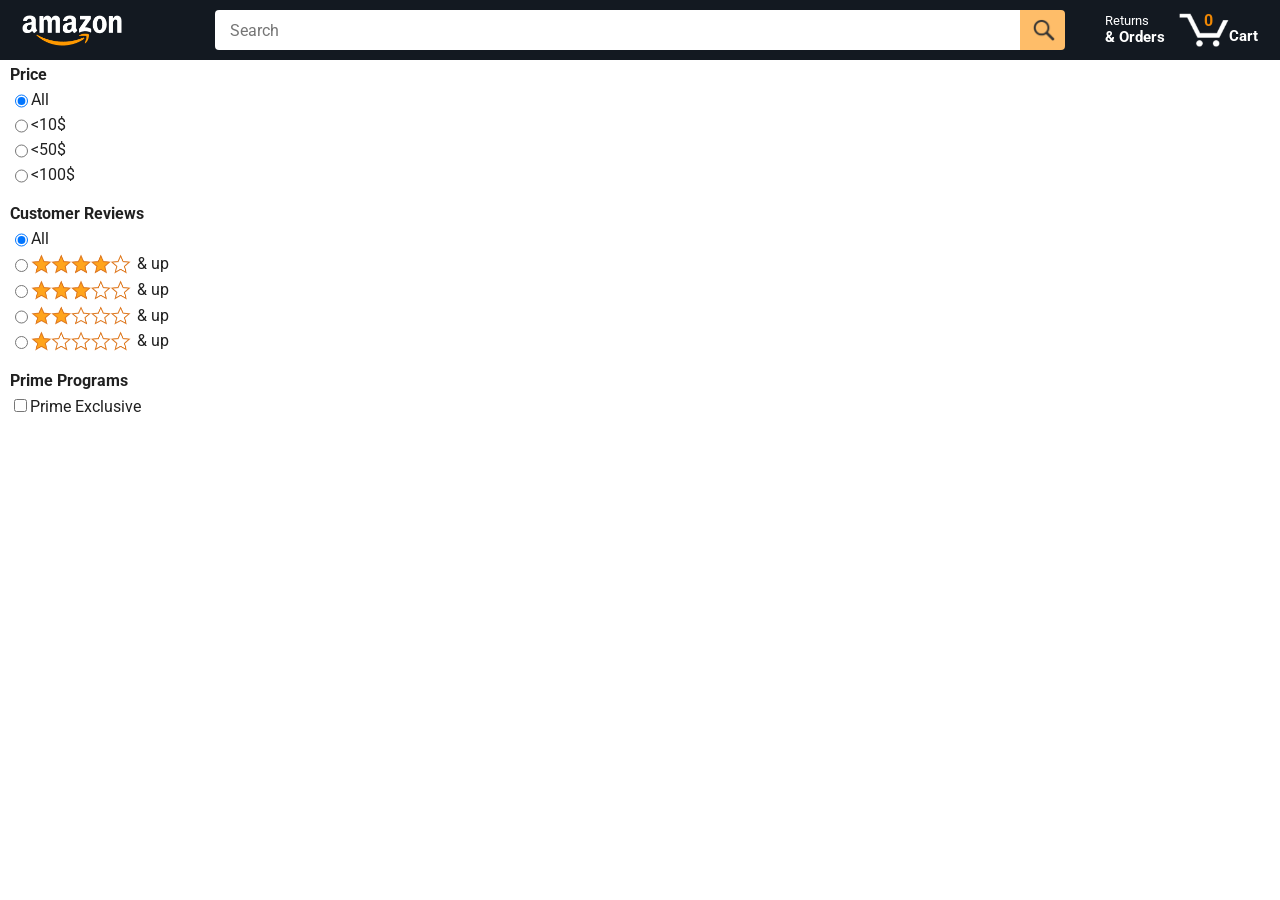
<file: index.html>
<!DOCTYPE html>
<html>
  <head>
    <title>Amazon Project</title>

    <!-- This code is needed for responsive design to work.
      (Responsive design = make the website look good on
      smaller screen sizes like a phone or a tablet). -->
    <meta name="viewport" content="width=device-width, initial-scale=1">

    <!-- Load a font called Roboto from Google Fonts. -->
    <link rel="preconnect" href="https://fonts.googleapis.com">
    <link rel="preconnect" href="https://fonts.gstatic.com" crossorigin>
    <link href="https://fonts.googleapis.com/css2?family=Roboto:wght@400;500;700&display=swap" rel="stylesheet">

    <!-- Here are the CSS files for this page. -->
    <link rel="stylesheet" href="styles/shared/general.css">
    <link rel="stylesheet" href="styles/shared/amazon-header.css">
    <link rel="stylesheet" href="styles/shared/amazon-sidebar.css">
    <link rel="stylesheet" href="styles/pages/amazon.css">
  </head>
  <body>
    <div class="amazon-header">
      <div class="amazon-header-left-section">
        <a href="amazon.html" class="header-link">
          <img class="amazon-logo"
            src="images/amazon-logo-white.png">
          <img class="amazon-mobile-logo"
            src="images/amazon-mobile-logo-white.png">
        </a>
      </div>

      <div class="amazon-header-middle-section">
        <input class="search-bar" type="text" placeholder="Search">

        <button class="search-button">
          <img class="search-icon" src="images/icons/search-icon.png">
        </button>
      </div>

      <div class="amazon-header-right-section">
        <a class="orders-link header-link" href="orders.html">
          <span class="returns-text">Returns</span>
          <span class="orders-text">& Orders</span>
        </a>

        <a class="cart-link header-link" href="checkout.html">
          <img class="cart-icon" src="images/icons/cart-icon.png">
          <div class="cart-quantity js-cart-quantity">0</div>
          <div class="cart-text">Cart</div>
        </a>
      </div>
    </div>
    
    <!-- Sidebar -->
    <nav class="sidebar">
        <div class="sidebar-link">
            <div class="sidebar-name">Price</div>
            <label class="rating-option"><input type="radio" name="price" value="all" checked>All</label>
            <label class="rating-option"><input type="radio" name="price" value="10">&lt;10$</label>
            <label class="rating-option"><input type="radio" name="price" value="50">&lt;50$</label>
            <label class="rating-option"><input type="radio" name="price" value="100">&lt;100$</label>
        </div>
        <div class="sidebar-link">
            <div class="sidebar-name">Customer Reviews</div>
            <label class="rating-option"><input type="radio" name="reviews" value="all" checked>All</label>
            <label class="rating-option"><input type="radio" name="reviews" value="4"><img class="product-rating-stars" src="images/ratings/rating-40.png"><span>& up</span></label>
            <label class="rating-option"><input type="radio" name="reviews" value="3"><img class="product-rating-stars" src="images/ratings/rating-30.png"><span>& up</span></label>
            <label class="rating-option"><input type="radio" name="reviews" value="2"><img class="product-rating-stars" src="images/ratings/rating-20.png"><span>& up</span></label>
            <label class="rating-option"><input type="radio" name="reviews" value="1"><img class="product-rating-stars" src="images/ratings/rating-10.png"><span>& up</span></label>
        </div>
        <div class="sidebar-link">
            <div class="sidebar-name">Prime Programs</div>
            <label><input type="checkbox">Prime Exclusive</label>
        </div>
    </nav>

    <div class="main">
      <div class="products-grid js-products-grid"></div>
    </div>

    <script type="module" src="scripts/amazon.js"></script>
  </body>
</html>
</file>
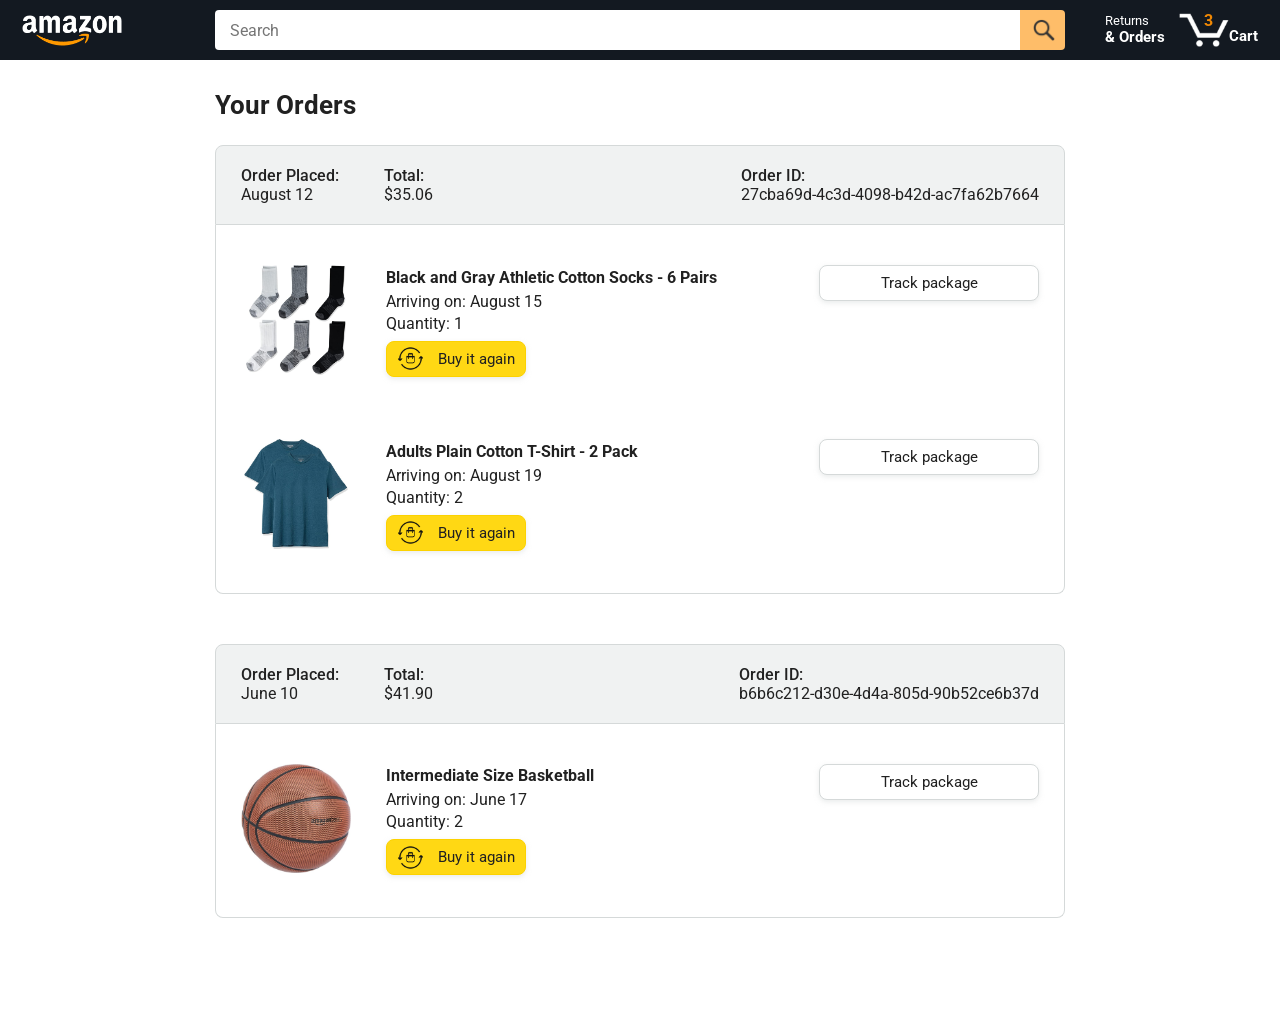
<file: orders.html>
<!DOCTYPE html>
<html>
  <head>
    <title>Orders</title>

    <!-- This code is needed for responsive design to work.
      (Responsive design = make the website look good on
      smaller screen sizes like a phone or a tablet). -->
    <meta name="viewport" content="width=device-width, initial-scale=1">

    <!-- Load a font called Roboto from Google Fonts. -->
    <link rel="preconnect" href="https://fonts.googleapis.com">
    <link rel="preconnect" href="https://fonts.gstatic.com" crossorigin>
    <link href="https://fonts.googleapis.com/css2?family=Roboto:wght@400;500;700&display=swap" rel="stylesheet">

    <!-- Here are the CSS files for this page. -->
    <link rel="stylesheet" href="styles/shared/general.css">
    <link rel="stylesheet" href="styles/shared/amazon-header.css">
    <link rel="stylesheet" href="styles/pages/orders.css">
  </head>
  <body>
    <div class="amazon-header">
      <div class="amazon-header-left-section">
        <a href="amazon.html" class="header-link">
          <img class="amazon-logo"
            src="images/amazon-logo-white.png">
          <img class="amazon-mobile-logo"
            src="images/amazon-mobile-logo-white.png">
        </a>
      </div>

      <div class="amazon-header-middle-section">
        <input class="search-bar" type="text" placeholder="Search">

        <button class="search-button">
          <img class="search-icon" src="images/icons/search-icon.png">
        </button>
      </div>

      <div class="amazon-header-right-section">
        <a class="orders-link header-link" href="orders.html">
          <span class="returns-text">Returns</span>
          <span class="orders-text">& Orders</span>
        </a>

        <a class="cart-link header-link" href="checkout.html">
          <img class="cart-icon" src="images/icons/cart-icon.png">
          <div class="cart-quantity">3</div>
          <div class="cart-text">Cart</div>
        </a>
      </div>
    </div>

    <div class="main">
      <div class="page-title">Your Orders</div>

      <div class="orders-grid">
        <div class="order-container">
          
          <div class="order-header">
            <div class="order-header-left-section">
              <div class="order-date">
                <div class="order-header-label">Order Placed:</div>
                <div>August 12</div>
              </div>
              <div class="order-total">
                <div class="order-header-label">Total:</div>
                <div>$35.06</div>
              </div>
            </div>

            <div class="order-header-right-section">
              <div class="order-header-label">Order ID:</div>
              <div>27cba69d-4c3d-4098-b42d-ac7fa62b7664</div>
            </div>
          </div>

          <div class="order-details-grid">
            <div class="product-image-container">
              <img src="images/products/athletic-cotton-socks-6-pairs.jpg">
            </div>

            <div class="product-details">
              <div class="product-name">
                Black and Gray Athletic Cotton Socks - 6 Pairs
              </div>
              <div class="product-delivery-date">
                Arriving on: August 15
              </div>
              <div class="product-quantity">
                Quantity: 1
              </div>
              <button class="buy-again-button button-primary">
                <img class="buy-again-icon" src="images/icons/buy-again.png">
                <span class="buy-again-message">Buy it again</span>
              </button>
            </div>

            <div class="product-actions">
              <a href="tracking.html">
                <button class="track-package-button button-secondary">
                  Track package
                </button>
              </a>
            </div>

            <div class="product-image-container">
              <img src="images/products/adults-plain-cotton-tshirt-2-pack-teal.jpg">
            </div>

            <div class="product-details">
              <div class="product-name">
                Adults Plain Cotton T-Shirt - 2 Pack
              </div>
              <div class="product-delivery-date">
                Arriving on: August 19
              </div>
              <div class="product-quantity">
                Quantity: 2
              </div>
              <button class="buy-again-button button-primary">
                <img class="buy-again-icon" src="images/icons/buy-again.png">
                <span class="buy-again-message">Buy it again</span>
              </button>
            </div>

            <div class="product-actions">
              <a href="tracking.html?orderId=123&productId=456">
                <button class="track-package-button button-secondary">
                  Track package
                </button>
              </a>
            </div>
          </div>
        </div>

        <div class="order-container">

          <div class="order-header">
            <div class="order-header-left-section">
              <div class="order-date">
                <div class="order-header-label">Order Placed:</div>
                <div>June 10</div>
              </div>
              <div class="order-total">
                <div class="order-header-label">Total:</div>
                <div>$41.90</div>
              </div>
            </div>

            <div class="order-header-right-section">
              <div class="order-header-label">Order ID:</div>
              <div>b6b6c212-d30e-4d4a-805d-90b52ce6b37d</div>
            </div>
          </div>

          <div class="order-details-grid">
            <div class="product-image-container">
              <img src="images/products/intermediate-composite-basketball.jpg">
            </div>

            <div class="product-details">
              <div class="product-name">
                Intermediate Size Basketball
              </div>
              <div class="product-delivery-date">
                Arriving on: June 17
              </div>
              <div class="product-quantity">
                Quantity: 2
              </div>
              <button class="buy-again-button button-primary">
                <img class="buy-again-icon" src="images/icons/buy-again.png">
                <span class="buy-again-message">Buy it again</span>
              </button>
            </div>

            <div class="product-actions">
              <a href="tracking.html">
                <button class="track-package-button button-secondary">
                  Track package
                </button>
              </a>
            </div>
          </div>
        </div>
      </div>
    </div>
  </body>
</html>
</file>
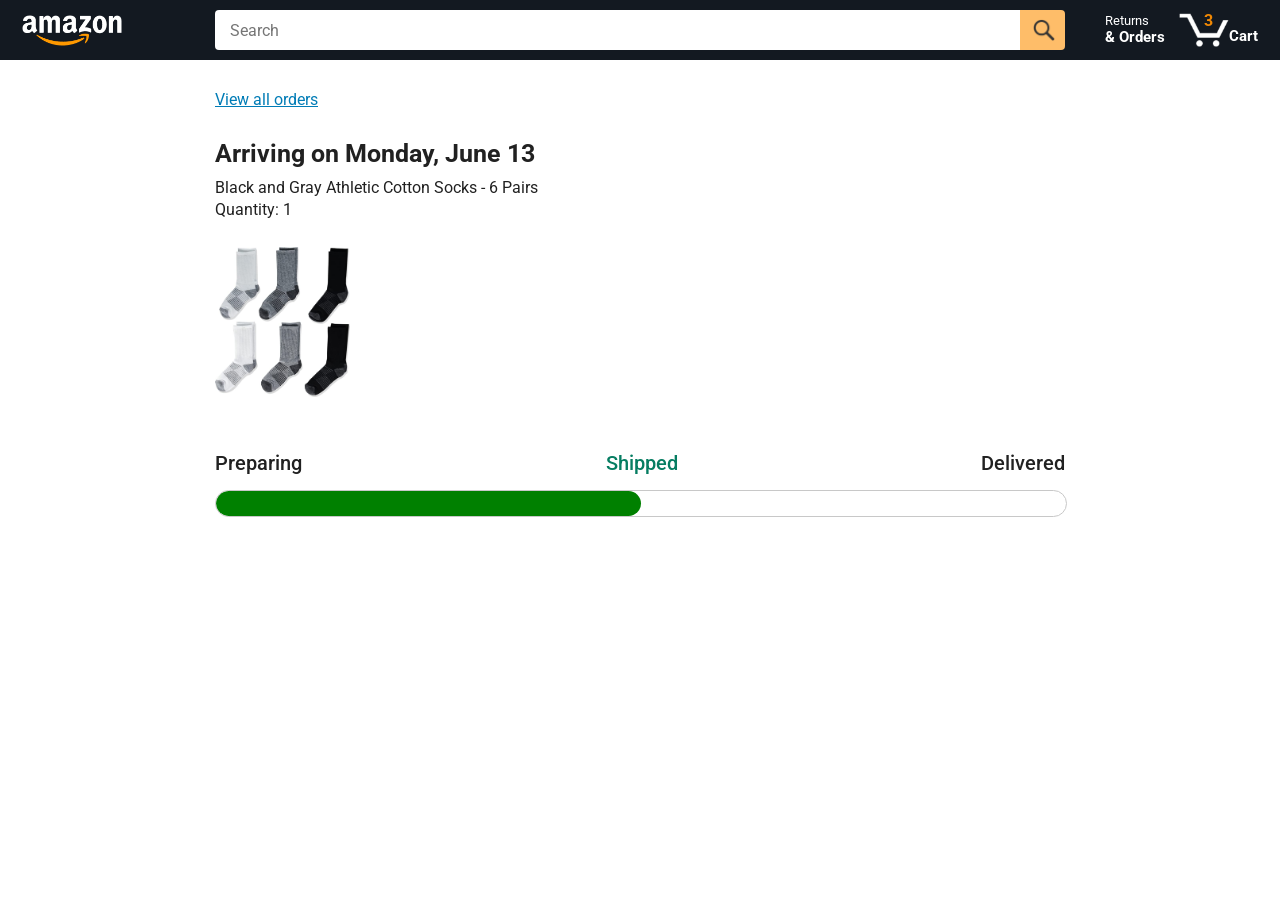
<file: tracking.html>
<!DOCTYPE html>
<html>
  <head>
    <title>Tracking</title>

    <!-- This code is needed for responsive design to work.
      (Responsive design = make the website look good on
      smaller screen sizes like a phone or a tablet). -->
    <meta name="viewport" content="width=device-width, initial-scale=1">

    <!-- Load a font called Roboto from Google Fonts. -->
    <link rel="preconnect" href="https://fonts.googleapis.com">
    <link rel="preconnect" href="https://fonts.gstatic.com" crossorigin>
    <link href="https://fonts.googleapis.com/css2?family=Roboto:wght@400;500;700&display=swap" rel="stylesheet">

    <!-- Here are the CSS files for this page. -->
    <link rel="stylesheet" href="styles/shared/general.css">
    <link rel="stylesheet" href="styles/shared/amazon-header.css">
    <link rel="stylesheet" href="styles/pages/tracking.css">
  </head>
  <body>
    <div class="amazon-header">
      <div class="amazon-header-left-section">
        <a href="amazon.html" class="header-link">
          <img class="amazon-logo"
            src="images/amazon-logo-white.png">
          <img class="amazon-mobile-logo"
            src="images/amazon-mobile-logo-white.png">
        </a>
      </div>

      <div class="amazon-header-middle-section">
        <input class="search-bar" type="text" placeholder="Search">

        <button class="search-button">
          <img class="search-icon" src="images/icons/search-icon.png">
        </button>
      </div>

      <div class="amazon-header-right-section">
        <a class="orders-link header-link" href="orders.html">
          <span class="returns-text">Returns</span>
          <span class="orders-text">& Orders</span>
        </a>

        <a class="cart-link header-link" href="checkout.html">
          <img class="cart-icon" src="images/icons/cart-icon.png">
          <div class="cart-quantity">3</div>
          <div class="cart-text">Cart</div>
        </a>
      </div>
    </div>

    <div class="main">
      <div class="order-tracking">
        <a class="back-to-orders-link link-primary" href="orders.html">
          View all orders
        </a>

        <div class="delivery-date">
          Arriving on Monday, June 13
        </div>

        <div class="product-info">
          Black and Gray Athletic Cotton Socks - 6 Pairs
        </div>

        <div class="product-info">
          Quantity: 1
        </div>

        <img class="product-image" src="images/products/athletic-cotton-socks-6-pairs.jpg">

        <div class="progress-labels-container">
          <div class="progress-label">
            Preparing
          </div>
          <div class="progress-label current-status">
            Shipped
          </div>
          <div class="progress-label">
            Delivered
          </div>
        </div>

        <div class="progress-bar-container">
          <div class="progress-bar"></div>
        </div>
      </div>
    </div>

    <script>
      const url = new URL(window.location.href);
      console.log(url.searchParams.get('orderId'));
      console.log(url.searchParams.get('productId'));
    </script>
  </body>
</html>
</file>
<file: styles/shared/general.css>
body {
  font-family: Roboto, Arial;
  color: rgb(33, 33, 33);
  /* The <body> element has a default margin of 8px
     on all sides. This removes the default margins. */
  margin: 0;
}

/* <p> elements have a default margin on the top
   and bottom. This removes the default margins. */
p {
  margin: 0;
}

button {
  cursor: pointer;
}

select {
  cursor: pointer;
}

input, select, button {
  font-family: Roboto, Arial;
}

.button-primary {
  color: rgb(33, 33, 33);
  background-color: rgb(255, 216, 20);
  border: 1px solid rgb(252, 210, 0);
  border-radius: 8px;
  cursor: pointer;
  box-shadow: 0 2px 5px rgba(213, 217, 217, 0.5);
}

.button-primary:hover {
  background-color: rgb(247, 202, 0);
  border: 1px solid rgb(242, 194, 0);
}

.button-primary:active {
  background: rgb(255, 216, 20);
  border-color: rgb(252, 210, 0);
  box-shadow: none;
}

.button-secondary {
  color: rgb(33, 33, 33);
  background: white;
  border: 1px solid rgb(213, 217, 217);
  border-radius: 8px;
  cursor: pointer;
  box-shadow: 0 2px 5px rgba(213, 217, 217, 0.5);
}

.button-secondary:hover {
  background-color: rgb(247, 250, 250);
}

.button-secondary:active {
  background-color: rgb(237, 253, 255);
  box-shadow: none;
}

/* These styles will limit text to 2 lines. Anything
   beyond 2 lines will be replaced with "..."
   You can find this code by using an A.I. tool or by
   searching in Google.
   https://css-tricks.com/almanac/properties/l/line-clamp/ */
.limit-text-to-2-lines {
  display: -webkit-box;
  -webkit-line-clamp: 2;
  -webkit-box-orient: vertical;
  overflow: hidden;
}

.link-primary {
  color: rgb(1, 124, 182);
  cursor: pointer;
}

.link-primary:hover {
  color: rgb(196, 80, 0);
}

/* Styles for dropdown selectors. */
select {
  color: rgb(33, 33, 33);
  background-color: rgb(240, 240, 240);
  border: 1px solid rgb(213, 217, 217);
  border-radius: 8px;
  padding: 3px 5px;
  font-size: 15px;
  cursor: pointer;
  box-shadow: 0 2px 5px rgba(213, 217, 217, 0.5);
}

select:focus,
input:focus {
  outline: 2px solid rgb(255, 153, 0);
}
</file>
<file: styles/shared/amazon-header.css>
.amazon-header {
  z-index: 2;
  background-color: rgb(19, 25, 33);
  color: white;
  padding-left: 15px;
  padding-right: 15px;

  display: flex;
  align-items: center;
  justify-content: space-between;

  position: fixed;
  top: 0;
  left: 0;
  right: 0;
  height: 60px;
}

.amazon-header-left-section {
  width: 180px;
}

@media (max-width: 800px) {
  .amazon-header-left-section {
    width: unset;
  }
}

.header-link {
  display: inline-block;
  padding: 6px;
  border-radius: 2px;
  cursor: pointer;
  text-decoration: none;
  border: 1px solid rgba(0, 0, 0, 0);
}

.header-link:hover {
  border: 1px solid white;
}

.amazon-logo {
  width: 100px;
  margin-top: 5px;
}

.amazon-mobile-logo {
  display: none;
}

@media (max-width: 575px) {
  .amazon-logo {
    display: none;
  }

  .amazon-mobile-logo {
    display: block;
    height: 35px;
    margin-top: 5px;
  }
}

.amazon-header-middle-section {
  flex: 1;
  max-width: 850px;
  margin-left: 10px;
  margin-right: 10px;
  display: flex;
}

.search-bar {
  flex: 1;
  width: 0;
  font-size: 16px;
  height: 38px;
  padding-left: 15px;
  border: none;
  border-top-left-radius: 4px;
  border-bottom-left-radius: 4px;
  border-top-right-radius: 0;
  border-bottom-right-radius: 0;
}

.search-button {
  background-color: rgb(254, 189, 105);
  border: none;
  width: 45px;
  height: 40px;
  border-top-right-radius: 4px;
  border-bottom-right-radius: 4px;
  flex-shrink: 0;
}

.search-icon {
  height: 22px;
  margin-left: 2px;
  margin-top: 3px;
}

.amazon-header-right-section {
  width: 180px;
  flex-shrink: 0;
  display: flex;
  justify-content: end;
}

.orders-link {
  color: white;
}

.returns-text {
  display: block;
  font-size: 13px;
}

.orders-text {
  display: block;
  font-size: 15px;
  font-weight: 700;
}

.cart-link {
  color: white;
  display: flex;
  align-items: center;
  position: relative;
}

.cart-icon {
  width: 50px;
}

.cart-text {
  margin-top: 12px;
  font-size: 15px;
  font-weight: 700;
}

.cart-quantity {
  color: rgb(240, 136, 4);
  font-size: 16px;
  font-weight: 700;

  position: absolute;
  top: 4px;
  left: 22px;
  
  width: 26px;
  text-align: center;
}
</file>
<file: styles/shared/amazon-sidebar.css>
.sidebar {
    z-index: 1;
    position: fixed;
    bottom: 0;
    left: 0;
    top: 55px;
    width: 190px;
    padding-top: 10px;
    padding-left: 10px;
    background-color: rgb(255, 255, 255);
}

.sidebar-link {
    display: flex;
    justify-content: center;
    flex-direction: column;
    row-gap: 6px;
    padding-bottom: 20px;
}

.rating-option {
    display: flex;
    cursor: pointer;
}

.sidebar-name {
    font-weight: bold;
}
</file>
<file: styles/pages/amazon.css>
.main {
  margin-top: 60px;
}

.products-grid {
  display: grid;

  /* - In CSS Grid, 1fr means a column will take up the
       remaining space in the grid.
     - If we write 1fr 1fr ... 1fr; 8 times, this will
       divide the grid into 8 columns, each taking up an
       equal amount of the space.
     - repeat(8, 1fr); is a shortcut for repeating "1fr"
       8 times (instead of typing out "1fr" 8 times).
       repeat(...) is a special property that works with
       display: grid; */
  grid-template-columns: repeat(7, 1fr);
  margin-left: 200px;
}

/* @media is used to create responsive design (making the
   website look good on any screen size). This @media
   means when the screen width is 2000px or less, we
   will divide the grid into 7 columns instead of 8. */
@media (max-width: 2000px) {
  .products-grid {
    grid-template-columns: repeat(6, 1fr);
  }
}

/* This @media means when the screen width is 1600px or
   less, we will divide the grid into 6 columns. */
@media (max-width: 1600px) {
  .products-grid {
    grid-template-columns: repeat(5, 1fr);
  }
}

@media (max-width: 1300px) {
  .products-grid {
    grid-template-columns: repeat(4, 1fr);
  }
}

@media (max-width: 1000px) {
  .products-grid {
    grid-template-columns: repeat(3, 1fr);
  }
}

@media (max-width: 800px) {
  .products-grid {
    grid-template-columns: repeat(2, 1fr);
  }
}

@media (max-width: 575px) {
  .products-grid {
    grid-template-columns: repeat(1, 1fr);
  }
}

@media (max-width: 450px) {
  .products-grid {
    grid-template-columns: 1fr;
  }
}

.product-container {
  padding-top: 40px;
  padding-bottom: 25px;
  padding-left: 25px;
  padding-right: 25px;

  border-right: 1px solid rgb(231, 231, 231);
  border-bottom: 1px solid rgb(231, 231, 231);

  display: flex;
  flex-direction: column;
}

.product-image-container {
  display: flex;
  justify-content: center;
  align-items: center;

  height: 180px;
  margin-bottom: 20px;
}

.product-image {
  /* Images will overflow their container by default. To
    prevent this, we set max-width and max-height to 100%
    so they stay inside their container. */
  max-width: 100%;
  max-height: 100%;
}

.product-name {
  height: 40px;
  margin-bottom: 5px;
}

.product-rating-container {
  display: flex;
  align-items: center;
  margin-bottom: 10px;
}

.product-rating-stars {
  width: 100px;
  margin-right: 6px;
}

.product-rating-count {
  color: rgb(1, 124, 182);
  cursor: pointer;
  margin-top: 3px;
}

.product-price {
  font-weight: 700;
  margin-bottom: 10px;
}

.product-quantity-container {
  margin-bottom: 17px;
}

.product-spacer {
  flex: 1;
}

.added-to-cart {
  color: rgb(6, 125, 98);
  font-size: 16px;

  display: flex;
  align-items: center;
  margin-bottom: 8px;

  /* At first, the "Added to cart" message will
     be invisible. Use JavaScript to change the
     opacity and make it visible. */
  opacity: 0;
}

.added-to-cart img {
  height: 20px;
  margin-right: 5px;
}

.add-to-cart-button {
  width: 100%;
  padding: 8px;
  border-radius: 50px;
}
</file>
<file: styles/pages/orders.css>
.main {
  max-width: 850px;
  margin-top: 90px;
  margin-bottom: 100px;
  padding-left: 20px;
  padding-right: 20px;

  /* margin-left: auto;
     margin-right auto;
     Is a trick for centering an element horizontally
     without needing a container. */
  margin-left: auto;
  margin-right: auto;
}

.page-title {
  font-weight: 700;
  font-size: 26px;
  margin-bottom: 25px;
}

.orders-grid {
  display: grid;
  grid-template-columns: 1fr;
  row-gap: 50px;
}

.order-header {
  background-color: rgb(240, 242, 242);
  border: 1px solid rgb(213, 217, 217);

  display: flex;
  align-items: center;
  justify-content: space-between;

  padding: 20px 25px;
  border-top-left-radius: 8px;
  border-top-right-radius: 8px;
}

.order-header-left-section {
  display: flex;
  flex-shrink: 0;
}

.order-header-label {
  font-weight: 500;
}

.order-date,
.order-total {
  margin-right: 45px;
}

.order-header-right-section {
  flex-shrink: 1;
}

@media (max-width: 575px) {
  .order-header {
    flex-direction: column;
    align-items: start;
    line-height: 23px;
    padding: 15px;
  }

  .order-header-left-section {
    flex-direction: column;
  }

  .order-header-label {
    margin-right: 5px;
  }

  .order-date,
  .order-total {
    display: grid;
    grid-template-columns: auto 1fr;
    margin-right: 0;
  }

  .order-header-right-section {
    display: grid;
    grid-template-columns: auto 1fr;
  }
}

.order-details-grid {
  padding: 40px 25px;
  border: 1px solid rgb(213, 217, 217);
  border-top: none;
  border-bottom-left-radius: 8px;
  border-bottom-right-radius: 8px;

  display: grid;
  grid-template-columns: 110px 1fr 220px;
  column-gap: 35px;
  row-gap: 60px;
  align-items: center;
}

@media (max-width: 800px) {
  .order-details-grid {
    grid-template-columns: 110px 1fr;
    row-gap: 0;
    padding-bottom: 8px;
  }
}

@media (max-width: 450px) {
  .order-details-grid {
    grid-template-columns: 1fr;
  }
}

.product-image-container {
  text-align: center;
}

.product-image-container img {
  max-width: 110px;
  max-height: 110px;
}

.product-name {
  font-weight: 700;
  margin-bottom: 5px;
}

.product-delivery-date {
  margin-bottom: 3px;
}

.product-quantity {
  margin-bottom: 8px;
}

.buy-again-button {
  font-size: 15px;
  width: 140px;
  height: 36px;
  border-radius: 8px;

  display: flex;
  align-items: center;
  justify-content: center;
}

.buy-again-icon {
  width: 25px;
  margin-right: 15px;
}

.product-actions {
  align-self: start;
}

.track-package-button {
  width: 100%;
  font-size: 15px;
  padding: 8px;
}

@media (max-width: 800px) {
  .buy-again-button {
    margin-bottom: 10px;
  }

  .product-actions {
    /* grid-column: 2 means this element will be placed
       in column 2 in the grid. (Normally, the column that
       an element is placed in is determined by the order
       of the elements in the HTML. grid-column overrides
       this default ordering). */
    grid-column: 2;
    margin-bottom: 30px;
  }

  .track-package-button {
    width: 140px;
  }
}

@media (max-width: 450px) {
  .product-image-container {
    text-align: center;
    margin-bottom: 25px;
  }

  .product-image-container img {
    max-width: 150px;
    max-height: 150px;
  }

  .product-name {
    margin-bottom: 10px;
  }

  .product-quantity {
    margin-bottom: 15px;
  }

  .buy-again-button {
    width: 100%;
    margin-bottom: 15px;
  }

  .product-actions {
    /* grid-column: auto; undos grid-column: 2; from above.
       This element will now be placed in its normal column
       in the grid. */
    grid-column: auto;
    margin-bottom: 70px;
  }

  .track-package-button {
    width: 100%;
    padding: 12px;
  }
}
</file>
<file: styles/pages/tracking.css>
.main {
  max-width: 850px;
  margin-top: 90px;
  margin-bottom: 100px;
  padding-left: 30px;
  padding-right: 30px;

  /* margin-left: auto;
     margin-right auto;
     Is a trick for centering an element horizontally
     without needing a container. */
  margin-left: auto;
  margin-right: auto;
}

.back-to-orders-link {
  display: inline-block;
  margin-bottom: 30px;
}

.delivery-date {
  font-size: 25px;
  font-weight: 700;
  margin-bottom: 10px;
}

.product-info {
  margin-bottom: 3px;
}

.product-image {
  max-width: 150px;
  max-height: 150px;
  margin-top: 25px;
  margin-bottom: 50px;
}

.progress-labels-container {
  display: flex;
  justify-content: space-between;
  font-size: 20px;
  font-weight: 500;
  margin-bottom: 15px;
}

.current-status {
  color: rgb(6, 125, 98);
}

@media (max-width: 575px) {
  .progress-labels-container {
    font-size: 16px;
  }
}

@media (max-width: 450px) {
  .progress-labels-container {
    flex-direction: column;
    margin-bottom: 5px;
  }

  .progress-label {
    margin-bottom: 3px;
  }
}

.progress-bar-container {
  height: 25px;
  width: 100%;

  border: 1px solid rgb(200, 200, 200);
  border-radius: 50px;
  overflow: hidden;
}

.progress-bar {
  height: 100%;
  background-color: green;
  border-radius: 50px;
  width: 50%;
}
</file>
